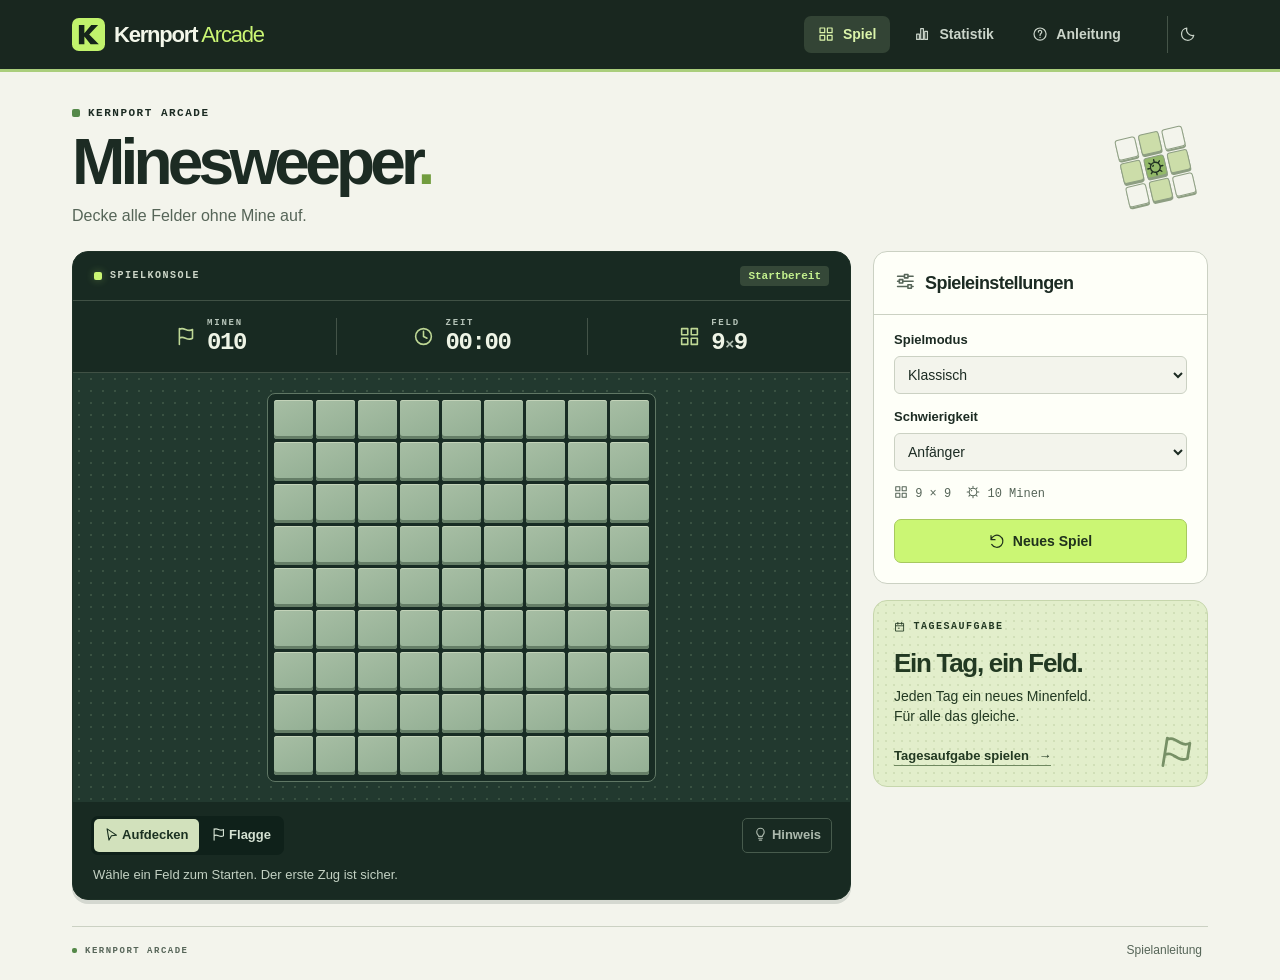
<file: index.html>
<!doctype html>
<html lang="de">
  <head>
    <meta charset="utf-8" />
    <base href="/" />
    <meta name="viewport" content="width=device-width, initial-scale=1" />
    <meta name="theme-color" content="#18271e" />
    <meta
      name="description"
      content="Kernport Minesweeper – klassisches Minensuchen, geprüfte Logikfelder und eine tägliche Herausforderung."
    />
    <title>Minesweeper · Kernport Arcade</title>
    <link rel="icon" href="mark.svg" />
    <link rel="stylesheet" href="style.css?v=1" />
    <script type="importmap">{
  "imports": {
    "./_framework/blazor.webassembly.js": "./_framework/blazor.webassembly.w3qd1tpl0e.js",
    "./_framework/dotnet.native.js": "./_framework/dotnet.native.6ilbvndvcf.js",
    "./_framework/dotnet.js": "./_framework/dotnet.pj5l8q2b7b.js",
    "./_framework/dotnet.runtime.js": "./_framework/dotnet.runtime.v2rwe8u38b.js"
  },
  "scopes": {},
  "integrity": {
    "./_framework/blazor.webassembly.js": "sha256-lDXsDYFgm62F+YUvxES7IOTCXYpiHpU3uR45YdC6mq4=",
    "./_framework/blazor.webassembly.w3qd1tpl0e.js": "sha256-lDXsDYFgm62F+YUvxES7IOTCXYpiHpU3uR45YdC6mq4=",
    "./_framework/dotnet.js": "sha256-VZ/e3cdfR6gCQirQnsxWMCSiLfseJAaC3GEnCQG5YnA=",
    "./_framework/dotnet.native.6ilbvndvcf.js": "sha256-YvNi2Q+yHnXi8iT7ROza0OEWWv2tCpuTI2Ggaeura3U=",
    "./_framework/dotnet.native.js": "sha256-YvNi2Q+yHnXi8iT7ROza0OEWWv2tCpuTI2Ggaeura3U=",
    "./_framework/dotnet.pj5l8q2b7b.js": "sha256-VZ/e3cdfR6gCQirQnsxWMCSiLfseJAaC3GEnCQG5YnA=",
    "./_framework/dotnet.runtime.js": "sha256-6SBqDbLLy460Bxd7wMZoiO97hZfLTuF+HRhWT3elS7U=",
    "./_framework/dotnet.runtime.v2rwe8u38b.js": "sha256-6SBqDbLLy460Bxd7wMZoiO97hZfLTuF+HRhWT3elS7U="
  }
}</script>
  </head>
  <body>
    <div id="app">
      <p class="loading">Kernport Arcade · Spielfeld wird geladen …</p>
    </div>
    <script src="browser.js?v=1"></script>
    <script src="_framework/blazor.webassembly.w3qd1tpl0e.js"></script>
  </body>
</html>
</file>
<file: style.css>
:root {
  color-scheme: light;
  --page: #f3f4ec;
  --paper: #fefff8;
  --ink: #1c2b23;
  --muted: #566558;
  --line: #cbd1c3;
  --lime: #cbf674;
  --forest: #182a22;
  --mono: "IBM Plex Mono", ui-monospace, Consolas, monospace;
  --sans: "Space Grotesk", "Inter", Arial, sans-serif;
}
:root[data-theme="dark"] {
  color-scheme: dark;
  --page: #111b16;
  --paper: #223329;
  --ink: #edf4e5;
  --muted: #b4c1b3;
  --line: #425348;
}
* {
  box-sizing: border-box;
}
body {
  margin: 0;
  color: var(--ink);
  background: var(--page);
  font: 16px/1.45 var(--sans);
}
button,
select,
input {
  font: inherit;
}
button,
select {
  cursor: pointer;
}
button {
  color: inherit;
}
button:disabled {
  cursor: default;
}
button:focus-visible,
select:focus-visible,
input:focus-visible,
a:focus-visible {
  outline: 3px solid #4586de;
  outline-offset: 3px;
}
.icon {
  width: 1.15em;
  height: 1.15em;
  flex: none;
  vertical-align: -0.18em;
}
.top {
  background: #19271f;
  color: #f3f7ea;
  border-bottom: 3px solid #aace7c;
}
.navwrap,
main {
  max-width: 1216px;
  margin: auto;
  padding: 0 40px;
}
.navwrap {
  height: 69px;
  display: flex;
  align-items: center;
  gap: 32px;
}
.brand {
  display: flex;
  align-items: center;
  color: inherit;
  text-decoration: none;
  gap: 9px;
  font-size: 22px;
  font-weight: 800;
  letter-spacing: -1.2px;
}
.brand img {
  width: 33px;
  height: 33px;
}
.arcade {
  color: var(--lime);
  font-weight: 450;
  margin-left: -5px;
}
nav {
  display: flex;
  gap: 10px;
  margin-left: auto;
}
.navbtn,
.theme {
  background: none;
  color: #cbd5ca;
  border: 0;
  padding: 8px 14px;
  border-radius: 7px;
  font-size: 14px;
  font-weight: 650;
}
.navbtn .icon {
  margin-right: 5px;
}
.navbtn.active,
.navbtn:hover,
.theme:hover {
  background: #334435;
  color: #dbf4aa;
}
.theme {
  padding: 8px 12px;
  border-left: 1px solid #455448;
  border-radius: 0;
}
.heading {
  padding: 35px 0 24px;
  display: flex;
  align-items: center;
  justify-content: space-between;
}
.eyebrow,
.consolelabel,
footer span {
  font: 700 11px var(--mono);
  letter-spacing: 1.5px;
  display: flex;
  align-items: center;
  gap: 8px;
}
.eyebrow i,
.consolelabel i,
footer i {
  width: 8px;
  height: 8px;
  display: inline-block;
  background: #548849;
  border-radius: 2px;
}
.heading h1 {
  font-size: clamp(39px, 5vw, 68px);
  line-height: 0.98;
  letter-spacing: -0.075em;
  margin: 12px 0 10px;
  font-weight: 800;
}
.heading h1 span {
  color: #719c3e;
}
.heading p {
  color: var(--muted);
  margin: 0;
  font-size: 16px;
}
.titleart {
  display: grid;
  grid-template-columns: repeat(3, 21px);
  gap: 3px;
  transform: rotate(-13deg);
  margin-right: 18px;
}
.titleart i {
  height: 21px;
  border: 1.5px solid #8d9e82;
  border-radius: 3px;
  box-shadow: 0 2px #8d9e82;
}
.titleart .b {
  background: #ccdda9;
}
.titleart .m {
  background: #93b969;
  text-align: center;
  color: #203122;
}
.titleart .n {
  background: transparent;
}
.columns {
  display: grid;
  grid-template-columns: minmax(0, 1fr) minmax(258px, 0.43fr);
  gap: 22px;
  align-items: start;
}
.game {
  border: 1px solid #1d3026;
  border-radius: 16px;
  background: var(--forest);
  color: #f5f6eb;
  overflow: hidden;
  box-shadow: 0 4px 0 #0e201b22;
}
.gametop,
.meters,
.toolbar {
  display: flex;
  align-items: center;
}
.gametop {
  justify-content: space-between;
  padding: 14px 21px;
  border-bottom: 1px solid #405145;
}
.consolelabel {
  color: #cdd7c9;
  font-size: 10px;
}
.consolelabel i {
  background: var(--lime);
  box-shadow: 0 0 9px #c4f67255;
}
.live {
  font: 600 11px var(--mono);
  color: #c4f18e;
  background: #354838;
  border-radius: 4px;
  padding: 4px 8px;
}
.meters {
  display: grid;
  grid-template-columns: 1fr 1fr 1fr;
  margin: 0;
  padding: 17px 12px;
  border-bottom: 1px solid #405145;
}
.meters > div {
  display: flex;
  align-items: center;
  justify-content: center;
  gap: 11px;
  border-left: 1px solid #435348;
}
.meters > div:first-child {
  border: 0;
}
.meters .icon {
  width: 21px;
  height: 21px;
  color: #bed795;
}
.meters span {
  font: 600 9px var(--mono);
  letter-spacing: 1.8px;
  color: #b6c4b9;
}
.meters strong {
  display: block;
  margin-top: 2px;
  line-height: 1.05;
  color: #eef4e6;
  font: bold 24px/1.05 var(--mono);
  letter-spacing: -1.4px;
}
.meters small {
  font-size: 15px;
  margin: 0 1px;
  color: #b7c5b8;
}
.stage {
  background-color: #22392f;
  background-image: radial-gradient(#90ae8a36 1px, transparent 1px);
  background-size: 12px 12px;
  padding: 20px 14px;
  position: relative;
}
.scroller {
  overflow: auto;
  max-height: min(62vh, 630px);
  touch-action: pan-x pan-y;
  scrollbar-color: #84997d #24372c;
  overscroll-behavior: contain;
}
.board {
  --cell: clamp(31px, 3.05vw, 41px);
  width: max-content;
  display: grid;
  grid-template-columns: repeat(var(--cols), var(--cell));
  grid-auto-rows: var(--cell);
  gap: 3px;
  padding: 6px;
  background: #182c24;
  border: 1px solid #607765;
  border-radius: 8px;
  margin: 0 auto;
}
.cell {
  border: 0;
  position: relative;
  font: 800 19px/1 var(--mono);
  border-radius: 3px;
  display: grid;
  place-items: center;
  padding: 0;
  touch-action: pan-x pan-y;
  user-select: none;
  -webkit-user-select: none;
  -webkit-tap-highlight-color: transparent;
}
.cell.closed {
  background: linear-gradient(155deg, #a7bea4, #93af94);
  box-shadow:
    inset 0 1px #c3d3b9,
    inset 0 -3px #657e67;
  color: #162f23;
}
.cell.open {
  background: #dae2cc;
  color: #27382e;
}
.cell.c1 {
  color: #21578b;
}
.cell.c2 {
  color: #2a6a35;
}
.cell.c3 {
  color: #a03224;
}
.cell.c4,
.cell.c8 {
  color: #603c83;
}
.cell.c5,
.cell.c6 {
  color: #7b4029;
}
.cell.flag {
  background: #dddf91;
}
.cell.mine {
  background: #f2bb87;
}
.cell.boom {
  background: #fc765b;
  outline: 2px solid white;
  z-index: 1;
}
.cell .icon {
  width: 62%;
  height: 62%;
}
.wrong {
  position: absolute;
  bottom: 0;
  right: 0;
  color: #a11a0a;
}
.cell.target,
.cell.dailycell {
  outline: 3px solid #d3ff66;
  outline-offset: -3px;
}
.cell.source {
  outline: 2px dashed #305d67;
  outline-offset: -3px;
}
.cell:focus-visible {
  outline: 3px solid white;
  outline-offset: -3px;
  z-index: 1;
  box-shadow: inset 0 0 0 5px #234f77;
}
.toolbar {
  justify-content: space-between;
  padding: 14px 18px 6px;
  gap: 8px;
}
.tools {
  display: flex;
  background: #0f211a;
  padding: 3px;
  border-radius: 7px;
  gap: 2px;
}
.tools button,
.hint,
.message button {
  background: none;
  color: #d4e1d2;
  border: none;
  border-radius: 5px;
  padding: 7px 10px;
  font-size: 13px;
  font-weight: 650;
}
.tools .selected {
  color: #1b3121;
  background: #d2e1bc;
}
.hint {
  border: 1px solid #5e7363;
}
.hint:disabled {
  color: #acb9ad;
  border-color: #475b4d;
}
.message {
  margin: 5px 20px 14px;
  color: #c3d1c3;
  font-size: 13px;
}
.message button {
  color: var(--lime);
  text-decoration: underline;
}
.panel,
.daily {
  border: 1px solid var(--line);
  border-radius: 14px;
  background: var(--paper);
  overflow: hidden;
}
.panel h2 {
  margin: 0;
  border-bottom: 1px solid var(--line);
  padding: 18px 21px;
  font-size: 18px;
  letter-spacing: -0.6px;
}
.panel h2 .icon {
  margin-right: 5px;
  color: var(--muted);
}
.form {
  padding: 16px 20px 20px;
  display: flex;
  flex-direction: column;
}
.form > label,
.dimensions label {
  font-weight: 650;
  font-size: 13px;
  margin: 0 0 6px;
}
.form select,
.form input {
  border: 1px solid var(--line);
  border-radius: 6px;
  color: var(--ink);
  background: var(--page);
  padding: 9px;
  width: 100%;
  font-size: 14px;
}
.form select + label {
  margin-top: 14px;
}
.summary {
  display: flex;
  gap: 15px;
  margin: 14px 0 18px;
  font: 12px var(--mono);
  color: var(--muted);
}
.summary .icon {
  width: 14px;
  height: 14px;
}
.primary,
.secondary {
  display: inline-flex;
  align-items: center;
  justify-content: center;
  gap: 8px;
  background: var(--lime);
  color: #20321c;
  border: 1px solid #a7c95f;
  border-radius: 7px;
  padding: 11px 15px;
  font-weight: 750;
  font-size: 14px;
}
.primary:disabled {
  opacity: 0.55;
}
.dimensions {
  display: flex;
  gap: 5px;
  margin-top: 10px;
}
.dimensions label {
  flex: 1;
  min-width: 0;
}
.daily {
  margin-top: 16px;
  padding: 20px;
  position: relative;
  color: #223922;
  background: #e2eecb;
  border-color: #c6d6ac;
  background-image: radial-gradient(#718d5228 1px, transparent 1px);
  background-size: 8px 8px;
}
.daily h2 {
  font-size: 26px;
  letter-spacing: -1.3px;
  margin: 13px 0 3px;
}
.daily p {
  font-size: 14px;
  margin: 0 0 16px;
}
.daily button {
  padding: 0;
  background: none;
  border: 0;
  border-bottom: 1px solid #6f8960;
  color: inherit;
  font-size: 13px;
  font-weight: 750;
}
.daily button span {
  margin-left: 6px;
}
.dailyart {
  position: absolute;
  right: 13px;
  bottom: 11px;
  transform: rotate(9deg);
  color: #779066;
  pointer-events: none;
}
.dailyart svg {
  width: 37px;
  height: 37px;
}
.daily .eyebrow {
  font-size: 10px;
}
footer {
  border-top: 1px solid var(--line);
  margin: 26px 0 18px;
  padding-top: 14px;
  display: flex;
  justify-content: space-between;
  align-items: center;
  color: var(--muted);
}
footer span {
  font-size: 9px;
}
footer i {
  width: 5px;
  height: 5px;
}
footer button {
  background: none;
  border: 0;
  color: inherit;
  font-size: 12px;
}
dialog {
  width: min(510px, 93vw);
  max-height: 85vh;
  overflow: auto;
  border: 1px solid var(--line);
  border-radius: 14px;
  padding: 25px;
  background: var(--paper);
  color: var(--ink);
}
dialog::backdrop {
  background: #101b16a8;
}
dialog h2 {
  margin: 0;
  letter-spacing: -1px;
}
dialog p {
  font-size: 15px;
}
dialog button {
  margin: 8px 4px 0 0;
}
.secondary {
  background: var(--page);
  color: var(--ink);
  border-color: var(--line);
}
table {
  border-collapse: collapse;
  width: 100%;
  font-size: 13px;
}
td,
th {
  border-bottom: 1px solid var(--line);
  padding: 8px 3px;
  text-align: left;
}
.loading {
  margin: 15vh auto;
  text-align: center;
}
@media (hover: hover) {
  .cell.closed:hover {
    filter: brightness(1.14);
  }
  .primary:hover {
    background: #d8ff90;
  }
  .tools button:hover,
  .hint:enabled:hover {
    box-shadow: inset 0 0 0 1px #bfdaaa;
  }
}
@media (max-width: 800px) {
  .navwrap,
  main {
    padding-left: 18px;
    padding-right: 18px;
  }
  .columns {
    grid-template-columns: minmax(0, 1fr) 235px;
    gap: 12px;
  }
  .navwrap {
    gap: 8px;
  }
  .form,
  .panel h2,
  .daily {
    padding-left: 14px;
    padding-right: 14px;
  }
  .board {
    --cell: 32px;
  }
}
@media (max-width: 675px) {
  .navwrap {
    height: 56px;
  }
  .navwrap,
  main {
    padding-left: 12px;
    padding-right: 12px;
  }
  .brand {
    font-size: 18px;
  }
  .brand img {
    width: 27px;
    height: 27px;
  }
  .navbtn {
    font-size: 0;
    padding: 9px;
  }
  .navbtn .icon {
    width: 19px;
    height: 19px;
    margin: 0;
  }
  .theme {
    padding: 6px;
  }
  nav {
    gap: 2px;
  }
  .heading {
    padding: 21px 3px 18px;
  }
  .eyebrow {
    font-size: 9px;
  }
  .heading p {
    font-size: 14px;
  }
  .columns {
    grid-template-columns: minmax(0, 1fr);
  }
  .titleart {
    transform: scale(0.72) rotate(-13deg);
    margin-right: 0;
  }
  .game {
    border-radius: 11px;
  }
  .gametop {
    padding: 10px 14px;
  }
  .meters {
    padding: 11px 0;
  }
  .meters strong {
    font-size: 21px;
  }
  .stage {
    padding: 12px 5px;
  }
  .board {
    --cell: clamp(29px, 8.6vw, 39px);
    gap: 2px;
    padding: 4px;
  }
  .toolbar {
    padding: 11px 10px 4px;
  }
  .tools button,
  .hint {
    padding: 8px;
    font-size: 12px;
  }
  .message {
    margin: 6px 12px 12px;
  }
  .panel h2 {
    padding-top: 14px;
    padding-bottom: 14px;
  }
  .daily {
    margin-top: 12px;
  }
  .scroller {
    max-height: 57vh;
  }
}
</file>
